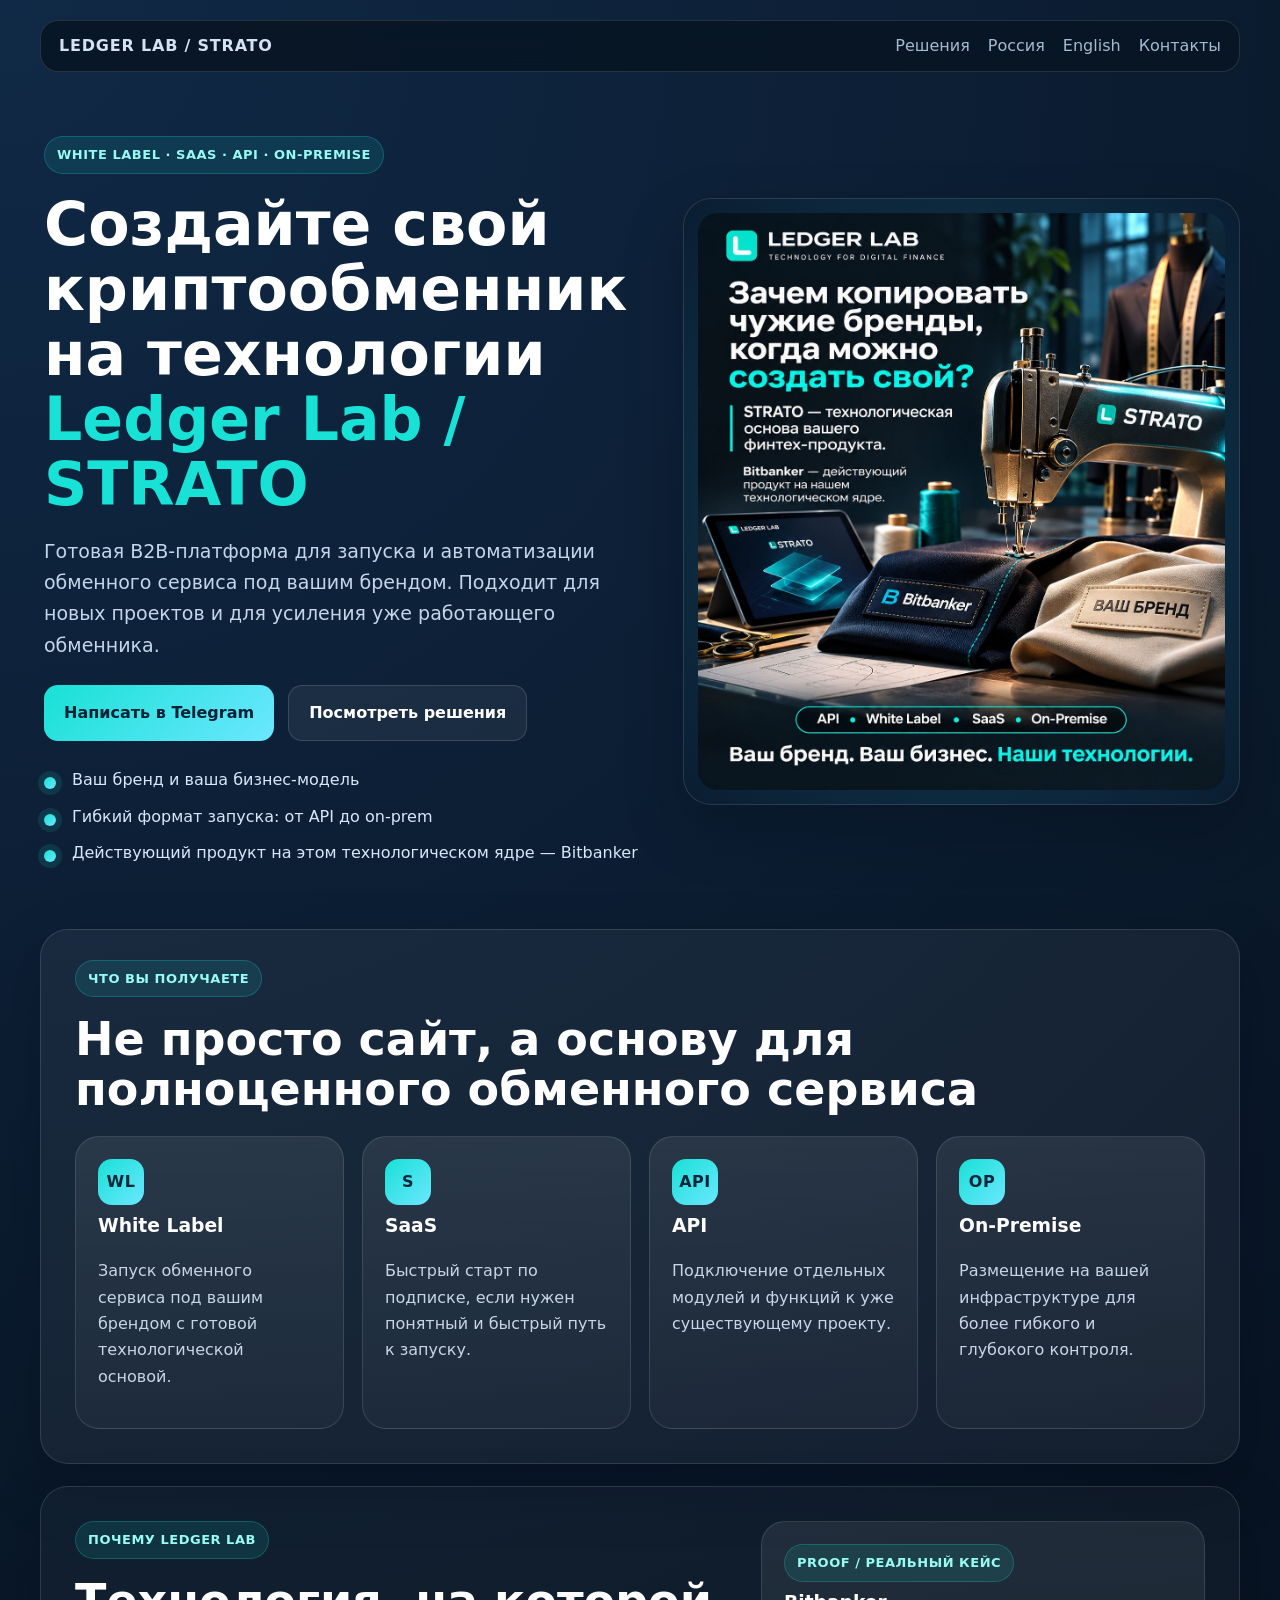
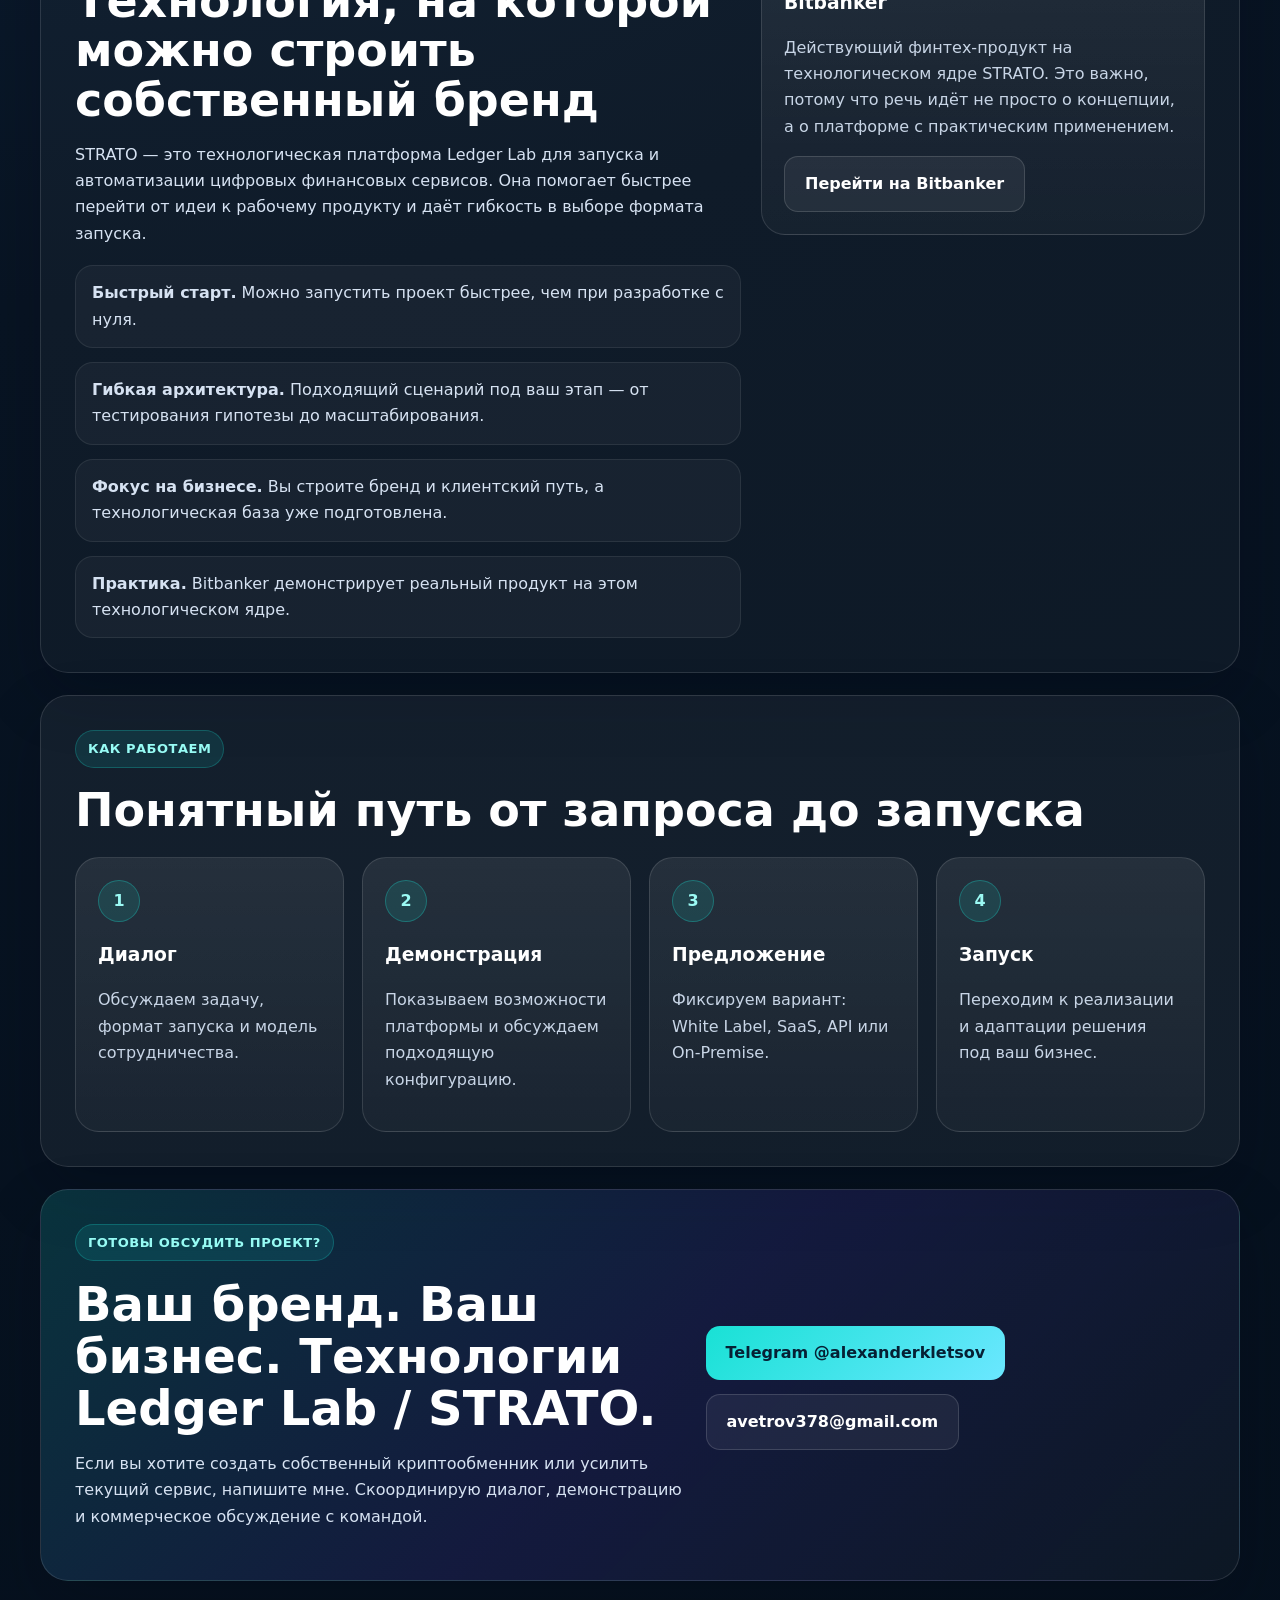
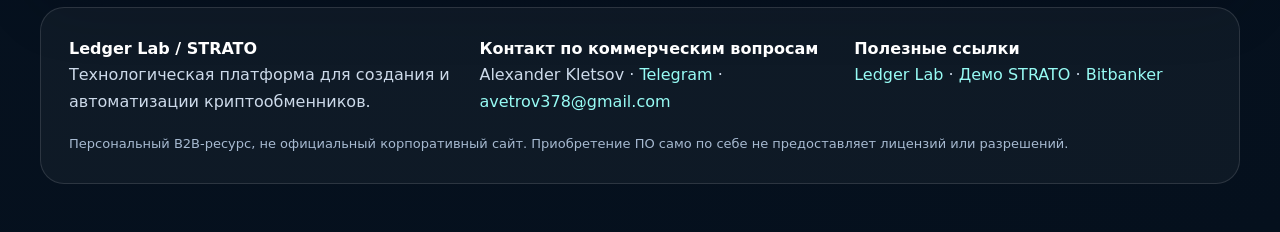
<file: index.html>
<!doctype html>
<html lang="ru">
<head>
  <meta charset="utf-8">
  <meta name="viewport" content="width=device-width, initial-scale=1">
  <title>Создать криптообменник под ключ | Ledger Lab / STRATO</title>
  <meta name="description" content="Создание и автоматизация криптообменников: White Label, SaaS, API и On-Premise. Контакт: Alexander Kletsov.">
  <meta name="robots" content="index,follow">
  <link rel="canonical" href="https://alexklet777.github.io/ledgerlab-strato-crypto-exchange/">
  <meta property="og:title" content="Создать криптообменник под ключ | Ledger Lab / STRATO">
  <meta property="og:description" content="Создание и автоматизация криптообменников: White Label, SaaS, API и On-Premise. Контакт: Alexander Kletsov.">
  <meta property="og:type" content="website">
  <meta property="og:url" content="https://alexklet777.github.io/ledgerlab-strato-crypto-exchange/">
  <meta property="og:image" content="https://alexklet777.github.io/ledgerlab-strato-crypto-exchange/hero-ledgerlab.jpg">
  <link rel="stylesheet" href="style.css">
  <script type="application/ld+json">{"@context":"https://schema.org","@type":"WebPage","name":"Создать криптообменник под ключ | Ledger Lab / STRATO","description":"Создание и автоматизация криптообменников: White Label, SaaS, API и On-Premise. Контакт: Alexander Kletsov.","url":"https://alexklet777.github.io/ledgerlab-strato-crypto-exchange/","inLanguage":"ru","author":{"@type":"Person","name":"Alexander Kletsov","jobTitle":"Business Development","email":"avetrov378@gmail.com","url":"https://alexklet777.github.io/ledgerlab-strato-crypto-exchange/alexander-kletsov.html","sameAs":["https://t.me/alexanderkletsov"],"worksFor":{"@type":"Organization","name":"Ledger Lab","url":"https://ledgerlab.one/"}},"about":{"@type":"SoftwareApplication","name":"STRATO.ONE","applicationCategory":"FinanceApplication","url":"https://ledgerlab.one/","provider":{"@type":"Organization","name":"Ledger Lab","url":"https://ledgerlab.one/"}}}</script>
</head>
<body>
  <div class="page-shell">
    
<nav class="site-nav">
  <a class="brand-mini" href="index.html">LEDGER LAB / STRATO</a>
  <div class="nav-links">
    <a href="white-label.html">Решения</a>
    <a href="crypto-exchange-russia.html">Россия</a>
    <a href="crypto-exchange-software.html">English</a>
    <a href="alexander-kletsov.html">Контакты</a>
  </div>
</nav>

    
<header class="hero">
  <div class="hero-copy">
    <span class="eyebrow">White Label · SaaS · API · On-Premise</span>
    <h1>Создайте свой криптообменник на технологии <span>Ledger Lab / STRATO</span></h1>
    <p class="lead">Готовая B2B-платформа для запуска и автоматизации обменного сервиса под вашим брендом. Подходит для новых проектов и для усиления уже работающего обменника.</p>
    <div class="cta-row">
      <a class="btn btn-primary" href="https://t.me/alexanderkletsov">Написать в Telegram</a>
      <a class="btn btn-secondary" href="white-label.html">Посмотреть решения</a>
    </div>
    <ul class="hero-points">
      <li>Ваш бренд и ваша бизнес-модель</li>
      <li>Гибкий формат запуска: от API до on-prem</li>
      <li>Действующий продукт на этом технологическом ядре — Bitbanker</li>
    </ul>
  </div>
  <div class="hero-visual">
    <img src="hero-ledgerlab.jpg" alt="Ledger Lab STRATO: технологическая платформа для создания собственного финтех-бренда" width="1169" height="1279" onerror="this.style.display='none'">
  </div>
</header>

<section class="section section-surface compact-intro">
  <div class="section-head">
    <span class="eyebrow">Что вы получаете</span>
    <h2>Не просто сайт, а основу для полноценного обменного сервиса</h2>
  </div>
  <div class="feature-grid four-up">
    <article class="feature-card">
      <div class="icon">WL</div>
      <h3>White Label</h3>
      <p>Запуск обменного сервиса под вашим брендом с готовой технологической основой.</p>
    </article>
    <article class="feature-card">
      <div class="icon">S</div>
      <h3>SaaS</h3>
      <p>Быстрый старт по подписке, если нужен понятный и быстрый путь к запуску.</p>
    </article>
    <article class="feature-card">
      <div class="icon">API</div>
      <h3>API</h3>
      <p>Подключение отдельных модулей и функций к уже существующему проекту.</p>
    </article>
    <article class="feature-card">
      <div class="icon">OP</div>
      <h3>On-Premise</h3>
      <p>Размещение на вашей инфраструктуре для более гибкого и глубокого контроля.</p>
    </article>
  </div>
</section>

<section class="section split-section">
  <div>
    <span class="eyebrow">Почему Ledger Lab</span>
    <h2>Технология, на которой можно строить собственный бренд</h2>
    <p>STRATO — это технологическая платформа Ledger Lab для запуска и автоматизации цифровых финансовых сервисов. Она помогает быстрее перейти от идеи к рабочему продукту и даёт гибкость в выборе формата запуска.</p>
    <div class="check-list">
      <div><strong>Быстрый старт.</strong> Можно запустить проект быстрее, чем при разработке с нуля.</div>
      <div><strong>Гибкая архитектура.</strong> Подходящий сценарий под ваш этап — от тестирования гипотезы до масштабирования.</div>
      <div><strong>Фокус на бизнесе.</strong> Вы строите бренд и клиентский путь, а технологическая база уже подготовлена.</div>
      <div><strong>Практика.</strong> Bitbanker демонстрирует реальный продукт на этом технологическом ядре.</div>
    </div>
  </div>
  <aside class="proof-card">
    <span class="eyebrow">Proof / реальный кейс</span>
    <h3>Bitbanker</h3>
    <p>Действующий финтех-продукт на технологическом ядре STRATO. Это важно, потому что речь идёт не просто о концепции, а о платформе с практическим применением.</p>
    <a class="btn btn-secondary" href="https://bitbanker.org/ru">Перейти на Bitbanker</a>
  </aside>
</section>

<section class="section section-surface process">
  <div class="section-head">
    <span class="eyebrow">Как работаем</span>
    <h2>Понятный путь от запроса до запуска</h2>
  </div>
  <div class="timeline-grid">
    <article><span>1</span><h3>Диалог</h3><p>Обсуждаем задачу, формат запуска и модель сотрудничества.</p></article>
    <article><span>2</span><h3>Демонстрация</h3><p>Показываем возможности платформы и обсуждаем подходящую конфигурацию.</p></article>
    <article><span>3</span><h3>Предложение</h3><p>Фиксируем вариант: White Label, SaaS, API или On-Premise.</p></article>
    <article><span>4</span><h3>Запуск</h3><p>Переходим к реализации и адаптации решения под ваш бизнес.</p></article>
  </div>
</section>

<section class="section cta-banner">
  <div>
    <span class="eyebrow">Готовы обсудить проект?</span>
    <h2>Ваш бренд. Ваш бизнес. Технологии Ledger Lab / STRATO.</h2>
    <p>Если вы хотите создать собственный криптообменник или усилить текущий сервис, напишите мне. Скоординирую диалог, демонстрацию и коммерческое обсуждение с командой.</p>
  </div>
  <div class="cta-actions">
    <a class="btn btn-primary" href="https://t.me/alexanderkletsov">Telegram @alexanderkletsov</a>
    <a class="btn btn-secondary" href="mailto:avetrov378@gmail.com">avetrov378@gmail.com</a>
  </div>
</section>

    
<footer class="site-footer">
  <div>
    <strong>Ledger Lab / STRATO</strong><br>
    Технологическая платформа для создания и автоматизации криптообменников.
  </div>
  <div>
    <strong>Контакт по коммерческим вопросам</strong><br>
    Alexander Kletsov · <a href="https://t.me/alexanderkletsov">Telegram</a> · <a href="mailto:avetrov378@gmail.com">avetrov378@gmail.com</a>
  </div>
  <div>
    <strong>Полезные ссылки</strong><br>
    <a href="https://ledgerlab.one/">Ledger Lab</a> · <a href="https://strato.ledgerlab.su/ru#exchange">Демо STRATO</a> · <a href="https://bitbanker.org/ru">Bitbanker</a>
  </div>
<small class="site-note">Персональный B2B-ресурс, не официальный корпоративный сайт. Приобретение ПО само по себе не предоставляет лицензий или разрешений.</small></footer>

  </div>
</body>
</html>
</file>
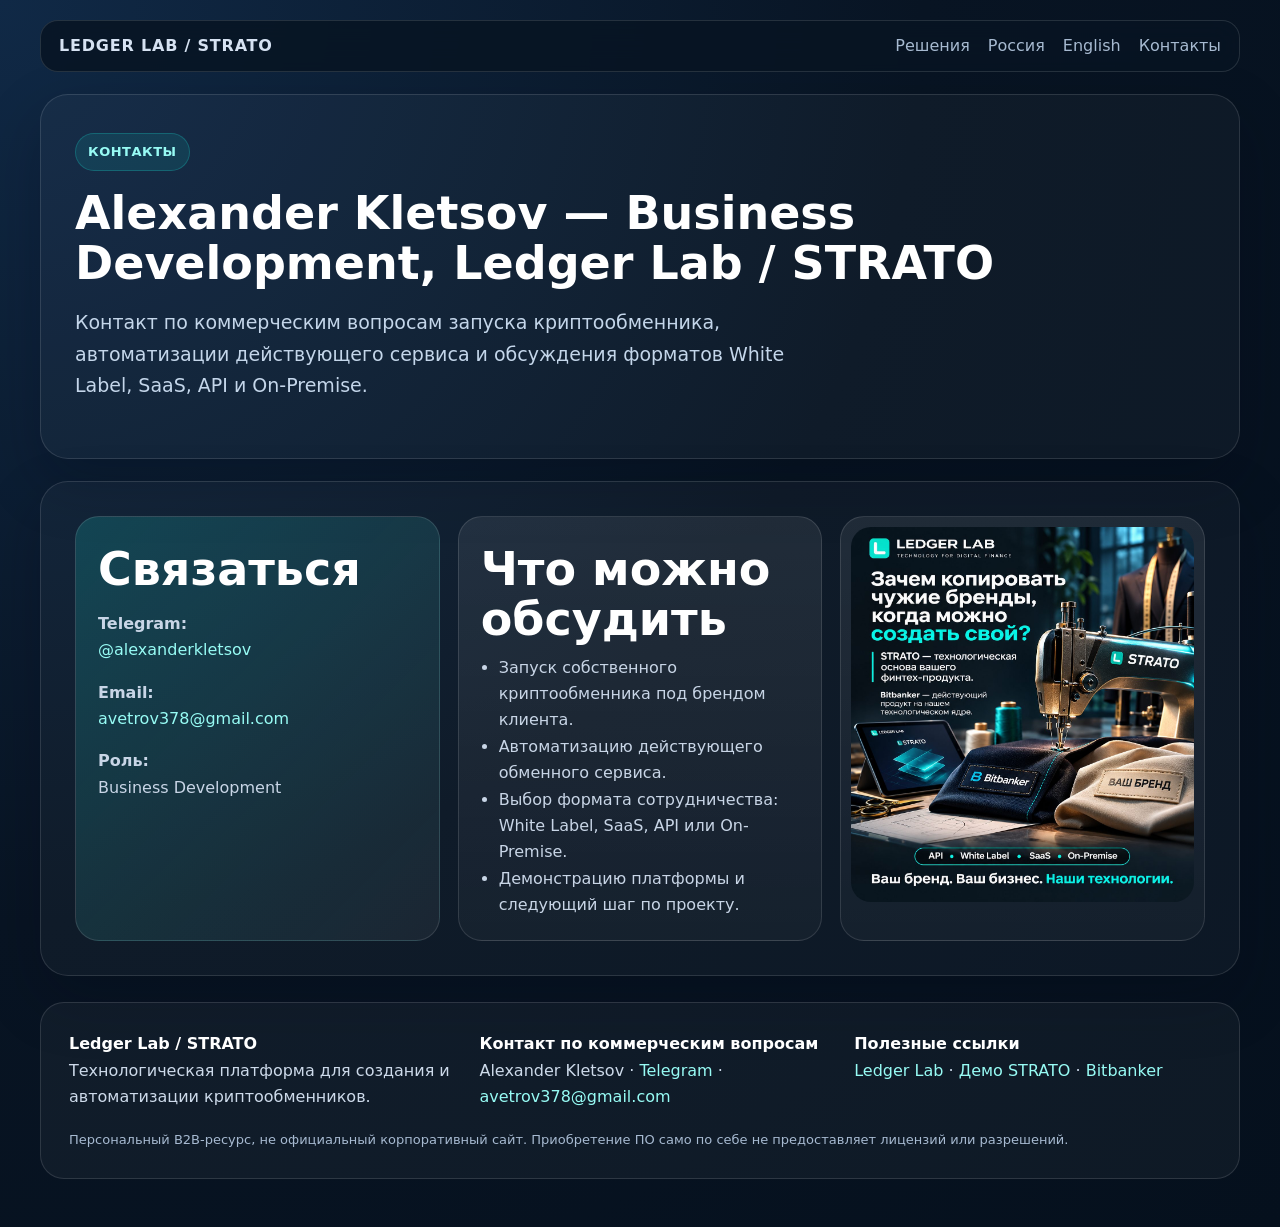
<file: alexander-kletsov.html>
<!doctype html>
<html lang="ru">
<head>
  <meta charset="utf-8">
  <meta name="viewport" content="width=device-width, initial-scale=1">
  <title>Alexander Kletsov | Ledger Lab / STRATO</title>
  <meta name="description" content="Business contact for crypto exchange launch and automation projects.">
  <meta name="robots" content="index,follow">
  <link rel="canonical" href="https://alexklet777.github.io/ledgerlab-strato-crypto-exchange/alexander-kletsov.html">
  <meta property="og:title" content="Alexander Kletsov | Ledger Lab / STRATO">
  <meta property="og:description" content="Business contact for crypto exchange launch and automation projects.">
  <meta property="og:type" content="website">
  <meta property="og:url" content="https://alexklet777.github.io/ledgerlab-strato-crypto-exchange/alexander-kletsov.html">
  <meta property="og:image" content="https://alexklet777.github.io/ledgerlab-strato-crypto-exchange/hero-ledgerlab.jpg">
  <link rel="stylesheet" href="style.css">
  <script type="application/ld+json">{"@context":"https://schema.org","@type":"WebPage","name":"Alexander Kletsov | Ledger Lab / STRATO","description":"Business contact for crypto exchange launch and automation projects.","url":"https://alexklet777.github.io/ledgerlab-strato-crypto-exchange/alexander-kletsov.html","inLanguage":"ru","author":{"@type":"Person","name":"Alexander Kletsov","jobTitle":"Business Development","email":"avetrov378@gmail.com","url":"https://alexklet777.github.io/ledgerlab-strato-crypto-exchange/alexander-kletsov.html","sameAs":["https://t.me/alexanderkletsov"],"worksFor":{"@type":"Organization","name":"Ledger Lab","url":"https://ledgerlab.one/"}},"about":{"@type":"SoftwareApplication","name":"STRATO.ONE","applicationCategory":"FinanceApplication","url":"https://ledgerlab.one/","provider":{"@type":"Organization","name":"Ledger Lab","url":"https://ledgerlab.one/"}}}</script>
</head>
<body>
  <div class="page-shell">
    
<nav class="site-nav">
  <a class="brand-mini" href="index.html">LEDGER LAB / STRATO</a>
  <div class="nav-links">
    <a href="white-label.html">Решения</a>
    <a href="crypto-exchange-russia.html">Россия</a>
    <a href="crypto-exchange-software.html">English</a>
    <a href="alexander-kletsov.html">Контакты</a>
  </div>
</nav>

    
<section class="page-hero simple-hero">
  <span class="eyebrow">Контакты</span>
  <h1>Alexander Kletsov — Business Development, Ledger Lab / STRATO</h1>
  <p>Контакт по коммерческим вопросам запуска криптообменника, автоматизации действующего сервиса и обсуждения форматов White Label, SaaS, API и On-Premise.</p>
</section>
<section class="section contact-grid">
  <div class="contact-card accent-card">
    <h2>Связаться</h2>
    <p><strong>Telegram:</strong><br><a href="https://t.me/alexanderkletsov">@alexanderkletsov</a></p>
    <p><strong>Email:</strong><br><a href="mailto:avetrov378@gmail.com">avetrov378@gmail.com</a></p>
    <p><strong>Роль:</strong><br>Business Development</p>
  </div>
  <div class="contact-card">
    <h2>Что можно обсудить</h2>
    <ul class="bullet-list">
      <li>Запуск собственного криптообменника под брендом клиента.</li>
      <li>Автоматизацию действующего обменного сервиса.</li>
      <li>Выбор формата сотрудничества: White Label, SaaS, API или On-Premise.</li>
      <li>Демонстрацию платформы и следующий шаг по проекту.</li>
    </ul>
  </div>
  <div class="contact-card image-card">
    <img src="hero-ledgerlab.jpg" alt="Ledger Lab STRATO" loading="lazy" onerror="this.style.display='none'">
  </div>
</section>

    
<footer class="site-footer">
  <div>
    <strong>Ledger Lab / STRATO</strong><br>
    Технологическая платформа для создания и автоматизации криптообменников.
  </div>
  <div>
    <strong>Контакт по коммерческим вопросам</strong><br>
    Alexander Kletsov · <a href="https://t.me/alexanderkletsov">Telegram</a> · <a href="mailto:avetrov378@gmail.com">avetrov378@gmail.com</a>
  </div>
  <div>
    <strong>Полезные ссылки</strong><br>
    <a href="https://ledgerlab.one/">Ledger Lab</a> · <a href="https://strato.ledgerlab.su/ru#exchange">Демо STRATO</a> · <a href="https://bitbanker.org/ru">Bitbanker</a>
  </div>
<small class="site-note">Персональный B2B-ресурс, не официальный корпоративный сайт. Приобретение ПО само по себе не предоставляет лицензий или разрешений.</small></footer>

  </div>
</body>
</html>
</file>
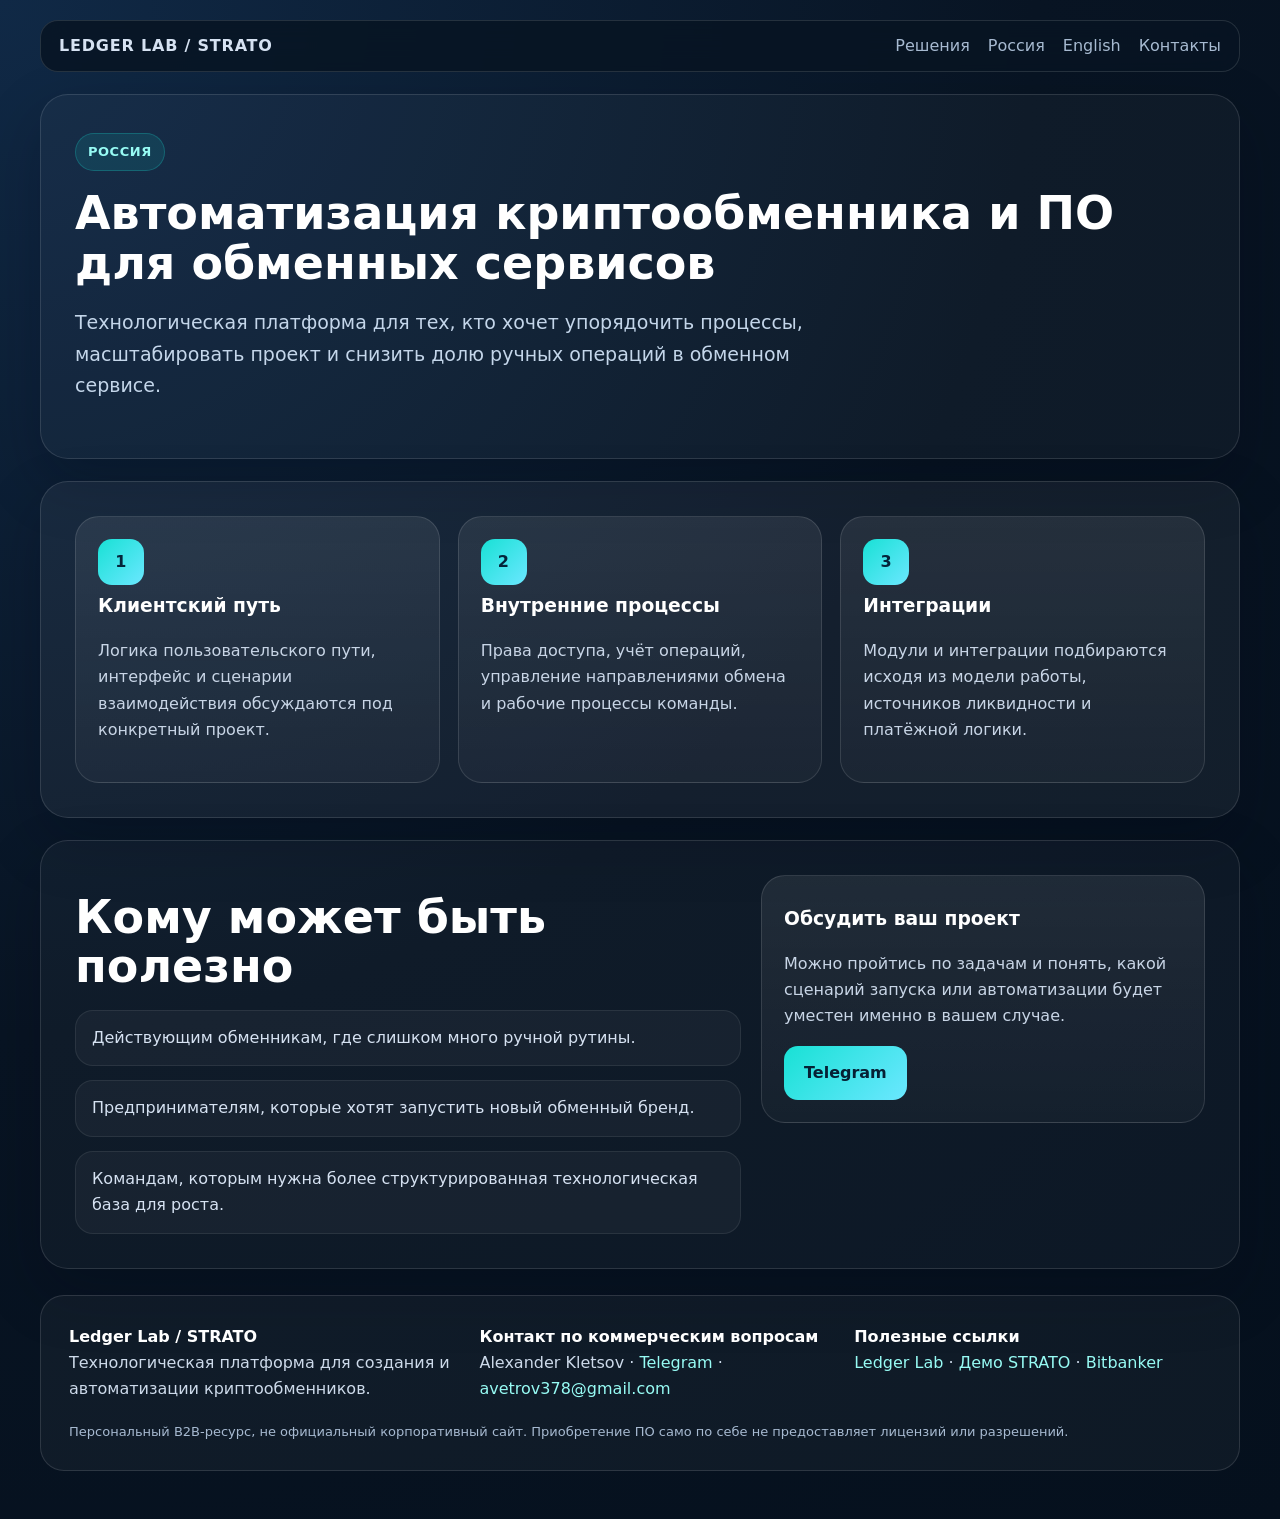
<file: crypto-exchange-russia.html>
<!doctype html>
<html lang="ru">
<head>
  <meta charset="utf-8">
  <meta name="viewport" content="width=device-width, initial-scale=1">
  <title>Автоматизация криптообменников в России | Ledger Lab / STRATO</title>
  <meta name="description" content="ПО и автоматизация обменных сервисов в России на базе Ledger Lab / STRATO.">
  <meta name="robots" content="index,follow">
  <link rel="canonical" href="https://alexklet777.github.io/ledgerlab-strato-crypto-exchange/crypto-exchange-russia.html">
  <meta property="og:title" content="Автоматизация криптообменников в России | Ledger Lab / STRATO">
  <meta property="og:description" content="ПО и автоматизация обменных сервисов в России на базе Ledger Lab / STRATO.">
  <meta property="og:type" content="website">
  <meta property="og:url" content="https://alexklet777.github.io/ledgerlab-strato-crypto-exchange/crypto-exchange-russia.html">
  <meta property="og:image" content="https://alexklet777.github.io/ledgerlab-strato-crypto-exchange/hero-ledgerlab.jpg">
  <link rel="stylesheet" href="style.css">
  <script type="application/ld+json">{"@context":"https://schema.org","@type":"WebPage","name":"Автоматизация криптообменников в России | Ledger Lab / STRATO","description":"ПО и автоматизация обменных сервисов в России на базе Ledger Lab / STRATO.","url":"https://alexklet777.github.io/ledgerlab-strato-crypto-exchange/crypto-exchange-russia.html","inLanguage":"ru","author":{"@type":"Person","name":"Alexander Kletsov","jobTitle":"Business Development","email":"avetrov378@gmail.com","url":"https://alexklet777.github.io/ledgerlab-strato-crypto-exchange/alexander-kletsov.html","sameAs":["https://t.me/alexanderkletsov"],"worksFor":{"@type":"Organization","name":"Ledger Lab","url":"https://ledgerlab.one/"}},"about":{"@type":"SoftwareApplication","name":"STRATO.ONE","applicationCategory":"FinanceApplication","url":"https://ledgerlab.one/","provider":{"@type":"Organization","name":"Ledger Lab","url":"https://ledgerlab.one/"}}}</script>
</head>
<body>
  <div class="page-shell">
    
<nav class="site-nav">
  <a class="brand-mini" href="index.html">LEDGER LAB / STRATO</a>
  <div class="nav-links">
    <a href="white-label.html">Решения</a>
    <a href="crypto-exchange-russia.html">Россия</a>
    <a href="crypto-exchange-software.html">English</a>
    <a href="alexander-kletsov.html">Контакты</a>
  </div>
</nav>

    
<section class="page-hero simple-hero">
  <span class="eyebrow">Россия</span>
  <h1>Автоматизация криптообменника и ПО для обменных сервисов</h1>
  <p>Технологическая платформа для тех, кто хочет упорядочить процессы, масштабировать проект и снизить долю ручных операций в обменном сервисе.</p>
</section>
<section class="section section-surface">
  <div class="feature-grid three-up">
    <article class="feature-card"><div class="icon">1</div><h3>Клиентский путь</h3><p>Логика пользовательского пути, интерфейс и сценарии взаимодействия обсуждаются под конкретный проект.</p></article>
    <article class="feature-card"><div class="icon">2</div><h3>Внутренние процессы</h3><p>Права доступа, учёт операций, управление направлениями обмена и рабочие процессы команды.</p></article>
    <article class="feature-card"><div class="icon">3</div><h3>Интеграции</h3><p>Модули и интеграции подбираются исходя из модели работы, источников ликвидности и платёжной логики.</p></article>
  </div>
</section>
<section class="section split-section">
  <div>
    <h2>Кому может быть полезно</h2>
    <div class="check-list">
      <div>Действующим обменникам, где слишком много ручной рутины.</div>
      <div>Предпринимателям, которые хотят запустить новый обменный бренд.</div>
      <div>Командам, которым нужна более структурированная технологическая база для роста.</div>
    </div>
  </div>
  <aside class="proof-card">
    <h3>Обсудить ваш проект</h3>
    <p>Можно пройтись по задачам и понять, какой сценарий запуска или автоматизации будет уместен именно в вашем случае.</p>
    <a class="btn btn-primary" href="https://t.me/alexanderkletsov">Telegram</a>
  </aside>
</section>

    
<footer class="site-footer">
  <div>
    <strong>Ledger Lab / STRATO</strong><br>
    Технологическая платформа для создания и автоматизации криптообменников.
  </div>
  <div>
    <strong>Контакт по коммерческим вопросам</strong><br>
    Alexander Kletsov · <a href="https://t.me/alexanderkletsov">Telegram</a> · <a href="mailto:avetrov378@gmail.com">avetrov378@gmail.com</a>
  </div>
  <div>
    <strong>Полезные ссылки</strong><br>
    <a href="https://ledgerlab.one/">Ledger Lab</a> · <a href="https://strato.ledgerlab.su/ru#exchange">Демо STRATO</a> · <a href="https://bitbanker.org/ru">Bitbanker</a>
  </div>
<small class="site-note">Персональный B2B-ресурс, не официальный корпоративный сайт. Приобретение ПО само по себе не предоставляет лицензий или разрешений.</small></footer>

  </div>
</body>
</html>
</file>
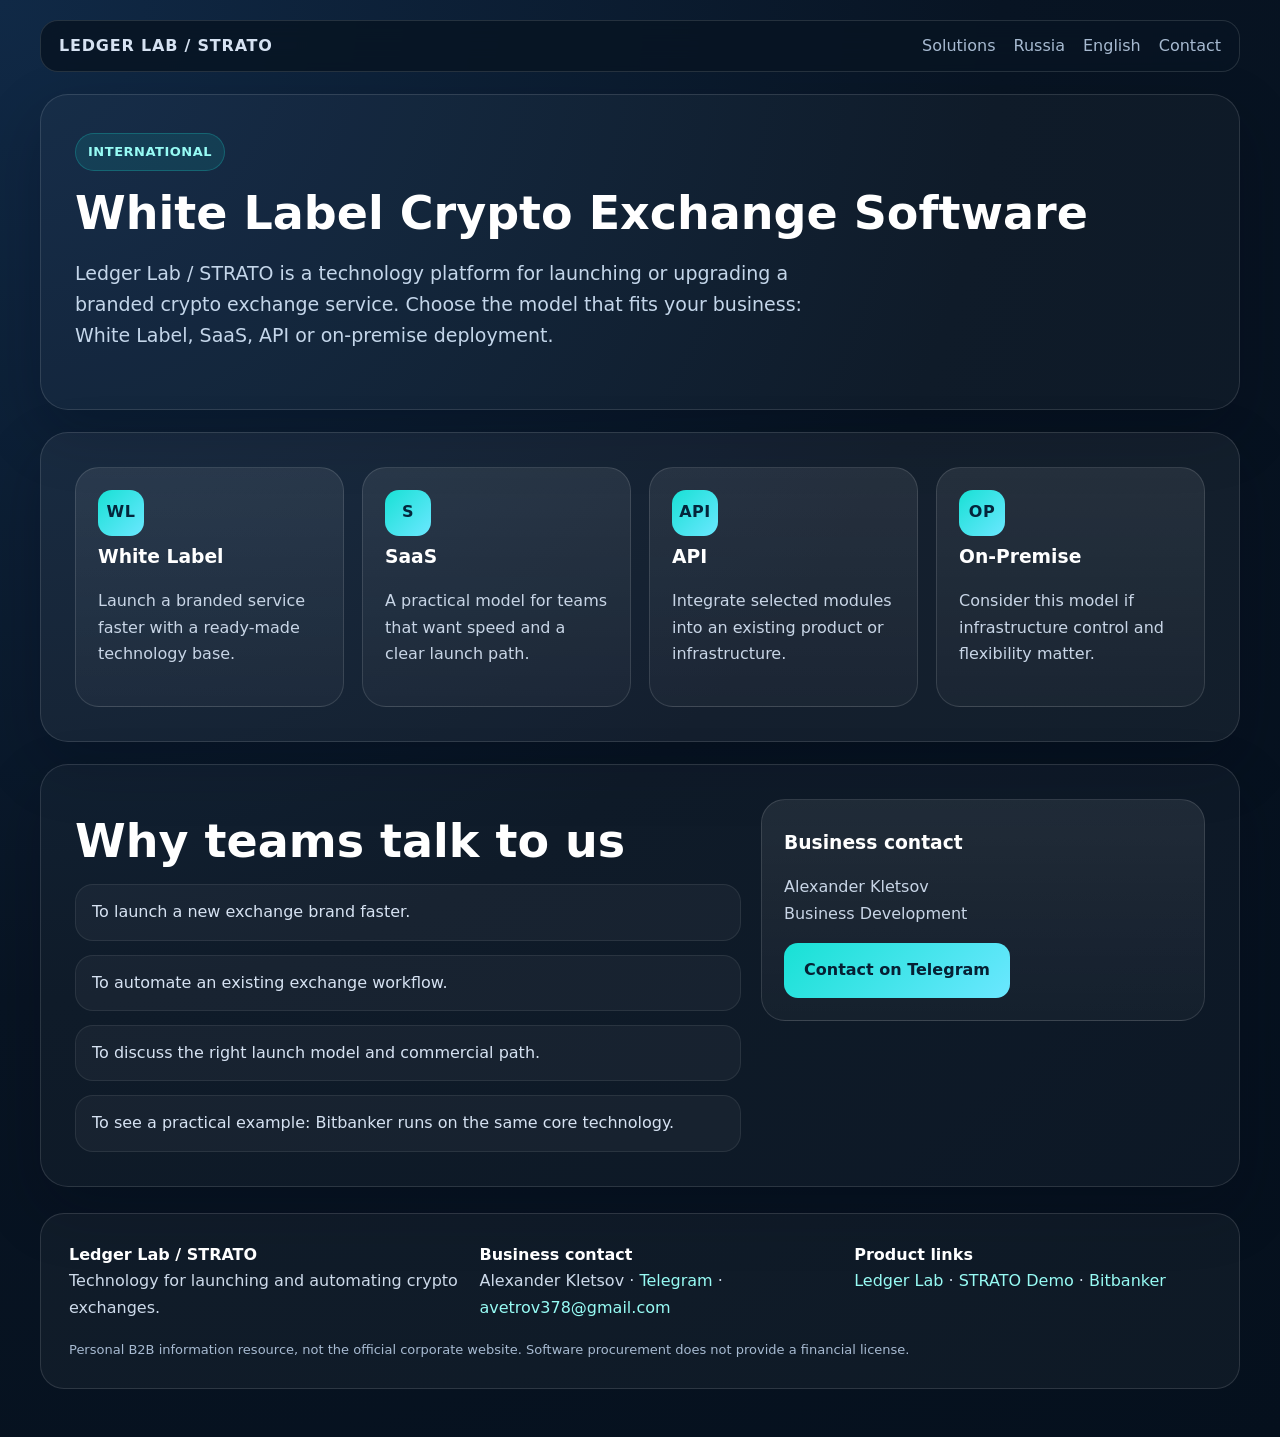
<file: crypto-exchange-software.html>
<!doctype html>
<html lang="en">
<head>
  <meta charset="utf-8">
  <meta name="viewport" content="width=device-width, initial-scale=1">
  <title>White Label Crypto Exchange Software | Ledger Lab / STRATO</title>
  <meta name="description" content="Launch your own crypto exchange on Ledger Lab / STRATO technology.">
  <meta name="robots" content="index,follow">
  <link rel="canonical" href="https://alexklet777.github.io/ledgerlab-strato-crypto-exchange/crypto-exchange-software.html">
  <meta property="og:title" content="White Label Crypto Exchange Software | Ledger Lab / STRATO">
  <meta property="og:description" content="Launch your own crypto exchange on Ledger Lab / STRATO technology.">
  <meta property="og:type" content="website">
  <meta property="og:url" content="https://alexklet777.github.io/ledgerlab-strato-crypto-exchange/crypto-exchange-software.html">
  <meta property="og:image" content="https://alexklet777.github.io/ledgerlab-strato-crypto-exchange/hero-ledgerlab.jpg">
  <link rel="stylesheet" href="style.css">
  <script type="application/ld+json">{"@context":"https://schema.org","@type":"WebPage","name":"White Label Crypto Exchange Software | Ledger Lab / STRATO","description":"Launch your own crypto exchange on Ledger Lab / STRATO technology.","url":"https://alexklet777.github.io/ledgerlab-strato-crypto-exchange/crypto-exchange-software.html","inLanguage":"en","author":{"@type":"Person","name":"Alexander Kletsov","jobTitle":"Business Development","email":"avetrov378@gmail.com","url":"https://alexklet777.github.io/ledgerlab-strato-crypto-exchange/alexander-kletsov.html","sameAs":["https://t.me/alexanderkletsov"],"worksFor":{"@type":"Organization","name":"Ledger Lab","url":"https://ledgerlab.one/"}},"about":{"@type":"SoftwareApplication","name":"STRATO.ONE","applicationCategory":"FinanceApplication","url":"https://ledgerlab.one/","provider":{"@type":"Organization","name":"Ledger Lab","url":"https://ledgerlab.one/"}}}</script>
</head>
<body>
  <div class="page-shell">
    
<nav class="site-nav">
  <a class="brand-mini" href="index.html">LEDGER LAB / STRATO</a>
  <div class="nav-links">
    <a href="white-label.html">Solutions</a>
    <a href="crypto-exchange-russia.html">Russia</a>
    <a href="crypto-exchange-software.html">English</a>
    <a href="alexander-kletsov.html">Contact</a>
  </div>
</nav>

    
<section class="page-hero simple-hero">
  <span class="eyebrow">International</span>
  <h1>White Label Crypto Exchange Software</h1>
  <p>Ledger Lab / STRATO is a technology platform for launching or upgrading a branded crypto exchange service. Choose the model that fits your business: White Label, SaaS, API or on-premise deployment.</p>
</section>
<section class="section section-surface">
  <div class="feature-grid four-up">
    <article class="feature-card"><div class="icon">WL</div><h3>White Label</h3><p>Launch a branded service faster with a ready-made technology base.</p></article>
    <article class="feature-card"><div class="icon">S</div><h3>SaaS</h3><p>A practical model for teams that want speed and a clear launch path.</p></article>
    <article class="feature-card"><div class="icon">API</div><h3>API</h3><p>Integrate selected modules into an existing product or infrastructure.</p></article>
    <article class="feature-card"><div class="icon">OP</div><h3>On-Premise</h3><p>Consider this model if infrastructure control and flexibility matter.</p></article>
  </div>
</section>
<section class="section split-section">
  <div>
    <h2>Why teams talk to us</h2>
    <div class="check-list">
      <div>To launch a new exchange brand faster.</div>
      <div>To automate an existing exchange workflow.</div>
      <div>To discuss the right launch model and commercial path.</div>
      <div>To see a practical example: Bitbanker runs on the same core technology.</div>
    </div>
  </div>
  <aside class="proof-card">
    <h3>Business contact</h3>
    <p>Alexander Kletsov<br>Business Development</p>
    <a class="btn btn-primary" href="https://t.me/alexanderkletsov">Contact on Telegram</a>
  </aside>
</section>

    
<footer class="site-footer">
  <div>
    <strong>Ledger Lab / STRATO</strong><br>
    Technology for launching and automating crypto exchanges.
  </div>
  <div>
    <strong>Business contact</strong><br>
    Alexander Kletsov · <a href="https://t.me/alexanderkletsov">Telegram</a> · <a href="mailto:avetrov378@gmail.com">avetrov378@gmail.com</a>
  </div>
  <div>
    <strong>Product links</strong><br>
    <a href="https://ledgerlab.one/">Ledger Lab</a> · <a href="https://strato.ledgerlab.su/ru#exchange">STRATO Demo</a> · <a href="https://bitbanker.org/ru">Bitbanker</a>
  </div>
<small class="site-note">Personal B2B information resource, not the official corporate website. Software procurement does not provide a financial license.</small></footer>

  </div>
</body>
</html>
</file>
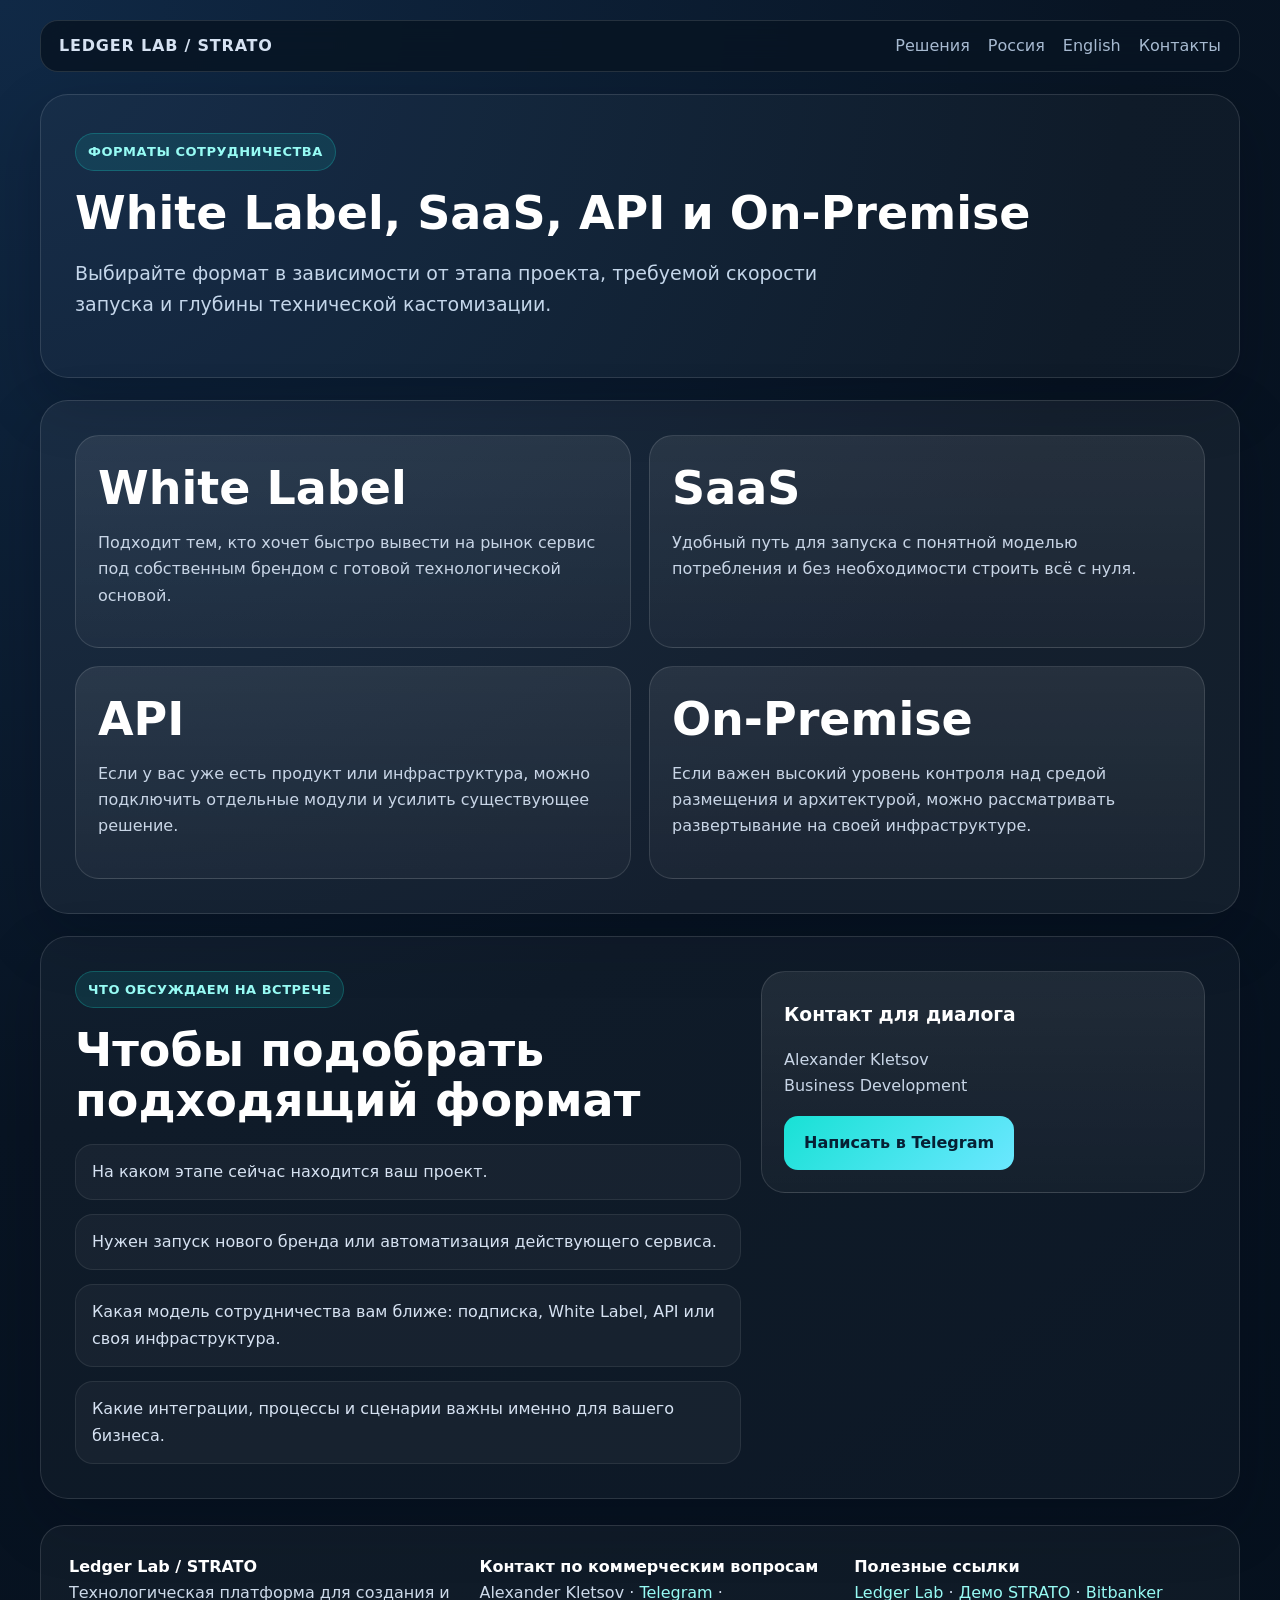
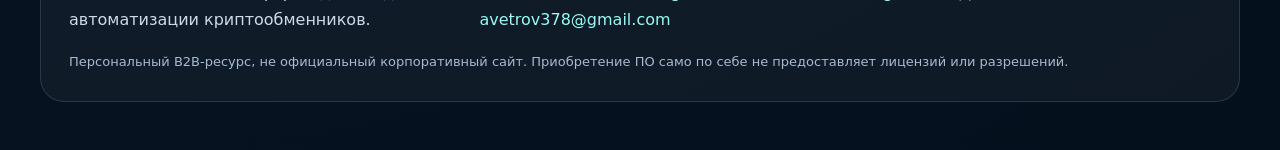
<file: white-label.html>
<!doctype html>
<html lang="ru">
<head>
  <meta charset="utf-8">
  <meta name="viewport" content="width=device-width, initial-scale=1">
  <title>White Label, SaaS, API и On-Premise | Ledger Lab / STRATO</title>
  <meta name="description" content="Выберите подходящий формат запуска криптообменника: White Label, SaaS, API или On-Premise.">
  <meta name="robots" content="index,follow">
  <link rel="canonical" href="https://alexklet777.github.io/ledgerlab-strato-crypto-exchange/white-label.html">
  <meta property="og:title" content="White Label, SaaS, API и On-Premise | Ledger Lab / STRATO">
  <meta property="og:description" content="Выберите подходящий формат запуска криптообменника: White Label, SaaS, API или On-Premise.">
  <meta property="og:type" content="website">
  <meta property="og:url" content="https://alexklet777.github.io/ledgerlab-strato-crypto-exchange/white-label.html">
  <meta property="og:image" content="https://alexklet777.github.io/ledgerlab-strato-crypto-exchange/hero-ledgerlab.jpg">
  <link rel="stylesheet" href="style.css">
  <script type="application/ld+json">{"@context":"https://schema.org","@type":"WebPage","name":"White Label, SaaS, API и On-Premise | Ledger Lab / STRATO","description":"Выберите подходящий формат запуска криптообменника: White Label, SaaS, API или On-Premise.","url":"https://alexklet777.github.io/ledgerlab-strato-crypto-exchange/white-label.html","inLanguage":"ru","author":{"@type":"Person","name":"Alexander Kletsov","jobTitle":"Business Development","email":"avetrov378@gmail.com","url":"https://alexklet777.github.io/ledgerlab-strato-crypto-exchange/alexander-kletsov.html","sameAs":["https://t.me/alexanderkletsov"],"worksFor":{"@type":"Organization","name":"Ledger Lab","url":"https://ledgerlab.one/"}},"about":{"@type":"SoftwareApplication","name":"STRATO.ONE","applicationCategory":"FinanceApplication","url":"https://ledgerlab.one/","provider":{"@type":"Organization","name":"Ledger Lab","url":"https://ledgerlab.one/"}}}</script>
</head>
<body>
  <div class="page-shell">
    
<nav class="site-nav">
  <a class="brand-mini" href="index.html">LEDGER LAB / STRATO</a>
  <div class="nav-links">
    <a href="white-label.html">Решения</a>
    <a href="crypto-exchange-russia.html">Россия</a>
    <a href="crypto-exchange-software.html">English</a>
    <a href="alexander-kletsov.html">Контакты</a>
  </div>
</nav>

    
<section class="page-hero simple-hero">
  <span class="eyebrow">Форматы сотрудничества</span>
  <h1>White Label, SaaS, API и On-Premise</h1>
  <p>Выбирайте формат в зависимости от этапа проекта, требуемой скорости запуска и глубины технической кастомизации.</p>
</section>
<section class="section section-surface">
  <div class="cards-2x2">
    <article class="solution-card"><h2>White Label</h2><p>Подходит тем, кто хочет быстро вывести на рынок сервис под собственным брендом с готовой технологической основой.</p></article>
    <article class="solution-card"><h2>SaaS</h2><p>Удобный путь для запуска с понятной моделью потребления и без необходимости строить всё с нуля.</p></article>
    <article class="solution-card"><h2>API</h2><p>Если у вас уже есть продукт или инфраструктура, можно подключить отдельные модули и усилить существующее решение.</p></article>
    <article class="solution-card"><h2>On-Premise</h2><p>Если важен высокий уровень контроля над средой размещения и архитектурой, можно рассматривать развертывание на своей инфраструктуре.</p></article>
  </div>
</section>
<section class="section split-section">
  <div>
    <span class="eyebrow">Что обсуждаем на встрече</span>
    <h2>Чтобы подобрать подходящий формат</h2>
    <div class="check-list">
      <div>На каком этапе сейчас находится ваш проект.</div>
      <div>Нужен запуск нового бренда или автоматизация действующего сервиса.</div>
      <div>Какая модель сотрудничества вам ближе: подписка, White Label, API или своя инфраструктура.</div>
      <div>Какие интеграции, процессы и сценарии важны именно для вашего бизнеса.</div>
    </div>
  </div>
  <aside class="proof-card">
    <h3>Контакт для диалога</h3>
    <p>Alexander Kletsov<br>Business Development</p>
    <a class="btn btn-primary" href="https://t.me/alexanderkletsov">Написать в Telegram</a>
  </aside>
</section>

    
<footer class="site-footer">
  <div>
    <strong>Ledger Lab / STRATO</strong><br>
    Технологическая платформа для создания и автоматизации криптообменников.
  </div>
  <div>
    <strong>Контакт по коммерческим вопросам</strong><br>
    Alexander Kletsov · <a href="https://t.me/alexanderkletsov">Telegram</a> · <a href="mailto:avetrov378@gmail.com">avetrov378@gmail.com</a>
  </div>
  <div>
    <strong>Полезные ссылки</strong><br>
    <a href="https://ledgerlab.one/">Ledger Lab</a> · <a href="https://strato.ledgerlab.su/ru#exchange">Демо STRATO</a> · <a href="https://bitbanker.org/ru">Bitbanker</a>
  </div>
<small class="site-note">Персональный B2B-ресурс, не официальный корпоративный сайт. Приобретение ПО само по себе не предоставляет лицензий или разрешений.</small></footer>

  </div>
</body>
</html>
</file>
<file: style.css>
:root{--bg:#081423;--surface:#0f1f34;--text:#d6e2f2;--muted:#a7bad1;--line:rgba(255,255,255,.12);--accent:#18e1d5;--accent-2:#6be7ff;--white:#fff;--shadow:0 24px 60px rgba(2,8,20,.24)}
*{box-sizing:border-box}html{scroll-behavior:smooth}body{margin:0;font:16px/1.65 Inter,system-ui,-apple-system,BlinkMacSystemFont,"Segoe UI",sans-serif;background:radial-gradient(circle at top left,#102946 0,#081423 52%,#05101d 100%);color:var(--text)}a{color:inherit;text-decoration:none}a:focus-visible{outline:2px solid var(--accent);outline-offset:4px}img{max-width:100%;height:auto;display:block}.page-shell{max-width:1240px;margin:0 auto;padding:20px 20px 48px}.site-nav{display:flex;justify-content:space-between;gap:20px;align-items:center;padding:12px 18px;border:1px solid var(--line);background:rgba(8,20,35,.85);backdrop-filter:blur(12px);border-radius:18px;position:sticky;top:12px;z-index:10}.brand-mini{font-weight:800;letter-spacing:.05em}.nav-links{display:flex;gap:18px;flex-wrap:wrap;color:var(--muted)}.nav-links a:hover,.site-footer a:hover{color:var(--accent)}.hero{display:grid;grid-template-columns:1.05fr .95fr;gap:28px;align-items:center;padding:42px 0 18px}.hero-copy{padding:22px 4px}.eyebrow{display:inline-flex;align-items:center;gap:8px;padding:7px 12px;border-radius:999px;background:rgba(24,225,213,.11);border:1px solid rgba(24,225,213,.24);color:#97fbf4;font-size:13px;font-weight:700;letter-spacing:.04em;text-transform:uppercase}.hero h1,.page-hero h1,.section h2{margin:18px 0 16px;line-height:1.08;color:var(--white)}.hero h1{font-size:clamp(36px,4.7vw,62px);max-width:16ch}.hero h1 span,.cta-banner h2 span{color:var(--accent)}.lead,.page-hero p{font-size:19px;color:#c4d6ea;max-width:62ch}.cta-row,.cta-actions{display:flex;gap:14px;flex-wrap:wrap;margin:24px 0 18px}.btn{display:inline-flex;align-items:center;justify-content:center;padding:14px 20px;border-radius:14px;font-weight:700;transition:.2s ease}.btn:hover{transform:translateY(-2px)}.btn-primary{background:linear-gradient(135deg,var(--accent),var(--accent-2));color:#062034}.btn-secondary{background:rgba(255,255,255,.06);border:1px solid rgba(255,255,255,.14);color:var(--white)}.hero-points{list-style:none;padding:0;margin:26px 0 0;display:grid;gap:10px;color:#d8e8fa}.hero-points li{position:relative;padding-left:28px}.hero-points li:before{content:"";position:absolute;left:0;top:10px;width:12px;height:12px;border-radius:50%;background:linear-gradient(135deg,var(--accent),var(--accent-2));box-shadow:0 0 0 6px rgba(24,225,213,.12)}.hero-visual{padding:14px;border-radius:28px;background:radial-gradient(ellipse at center,#14445b,#0a1d31);border:1px solid var(--line);box-shadow:var(--shadow);min-height:150px}.hero-visual img,.image-card img{border-radius:20px}.section,.page-hero{margin-top:22px;padding:34px;border-radius:28px;background:rgba(255,255,255,.03);border:1px solid var(--line);box-shadow:var(--shadow)}.section-surface{background:rgba(255,255,255,.05)}.compact-intro{padding-top:30px}.section-head{margin-bottom:22px}.section h2,.page-hero h1{font-size:clamp(28px,4vw,46px)}.feature-grid,.cards-2x2,.timeline-grid,.contact-grid{display:grid;gap:18px}.four-up{grid-template-columns:repeat(4,1fr)}.three-up{grid-template-columns:repeat(3,1fr)}.cards-2x2{grid-template-columns:repeat(2,1fr)}.feature-card,.solution-card,.proof-card,.contact-card,.timeline-grid article{background:linear-gradient(180deg,rgba(255,255,255,.08),rgba(255,255,255,.03));border:1px solid var(--line);border-radius:24px;padding:22px}.feature-card h3,.solution-card h2,.proof-card h3,.timeline-grid h3,.contact-card h2{margin:6px 0 10px;color:var(--white)}.feature-card p,.solution-card p,.proof-card p,.timeline-grid p,.contact-card p,.contact-card li{color:#c8d5e6}.icon{width:46px;height:46px;border-radius:14px;display:grid;place-items:center;background:linear-gradient(135deg,var(--accent),var(--accent-2));color:#04253b;font-weight:900;letter-spacing:.03em}.split-section{display:grid;grid-template-columns:1.2fr .8fr;gap:20px;align-items:start}.check-list{display:grid;gap:14px;margin-top:18px}.check-list div{padding:14px 16px;border-radius:18px;background:rgba(255,255,255,.04);border:1px solid rgba(255,255,255,.08)}.timeline-grid{grid-template-columns:repeat(4,1fr)}.timeline-grid article span{display:inline-grid;place-items:center;width:42px;height:42px;border-radius:50%;background:rgba(24,225,213,.12);border:1px solid rgba(24,225,213,.3);color:#9bfaf4;font-weight:800;margin-bottom:12px}.cta-banner{display:grid;grid-template-columns:1.1fr .9fr;gap:20px;align-items:center;background:linear-gradient(135deg,rgba(24,225,213,.16),rgba(104,82,255,.14),rgba(255,255,255,.03))}.cta-banner h2{font-size:clamp(28px,4vw,48px);max-width:22ch}.page-hero.simple-hero{padding:38px 34px}.contact-grid{grid-template-columns:repeat(3,minmax(0,1fr))}.contact-card{min-height:100%;overflow-wrap:anywhere}.accent-card{background:linear-gradient(135deg,rgba(24,225,213,.18),rgba(255,255,255,.05))}.image-card{padding:10px;overflow:hidden}.bullet-list{padding-left:18px;margin:0}.site-footer{margin-top:26px;display:grid;grid-template-columns:1.1fr 1fr 1fr;gap:18px;padding:28px;border-radius:24px;background:rgba(255,255,255,.04);border:1px solid var(--line);color:#cddaea;overflow-wrap:anywhere}.site-footer strong{color:var(--white)}.site-note{grid-column:1/-1;color:var(--muted);font-size:13px}.site-footer a,.contact-card a{color:#97fbf4}@media(max-width:1000px){.split-section,.cta-banner,.site-footer{grid-template-columns:1fr}.four-up,.timeline-grid{grid-template-columns:repeat(2,1fr)}.contact-grid{grid-template-columns:1fr 1fr}}@media(max-width:760px){.page-shell{padding:14px 14px 34px}.site-nav{position:static;flex-direction:column;align-items:flex-start}.nav-links{gap:12px}.hero{grid-template-columns:1fr;padding-top:24px}.hero h1{max-width:none}.four-up,.three-up,.cards-2x2,.timeline-grid,.contact-grid{grid-template-columns:1fr}.section,.page-hero,.site-footer{padding:24px}.cta-row,.cta-actions{flex-direction:column;align-items:stretch}.btn{overflow-wrap:anywhere}}@media(prefers-reduced-motion:reduce){html{scroll-behavior:auto}.btn{transition:none}}
</file>
